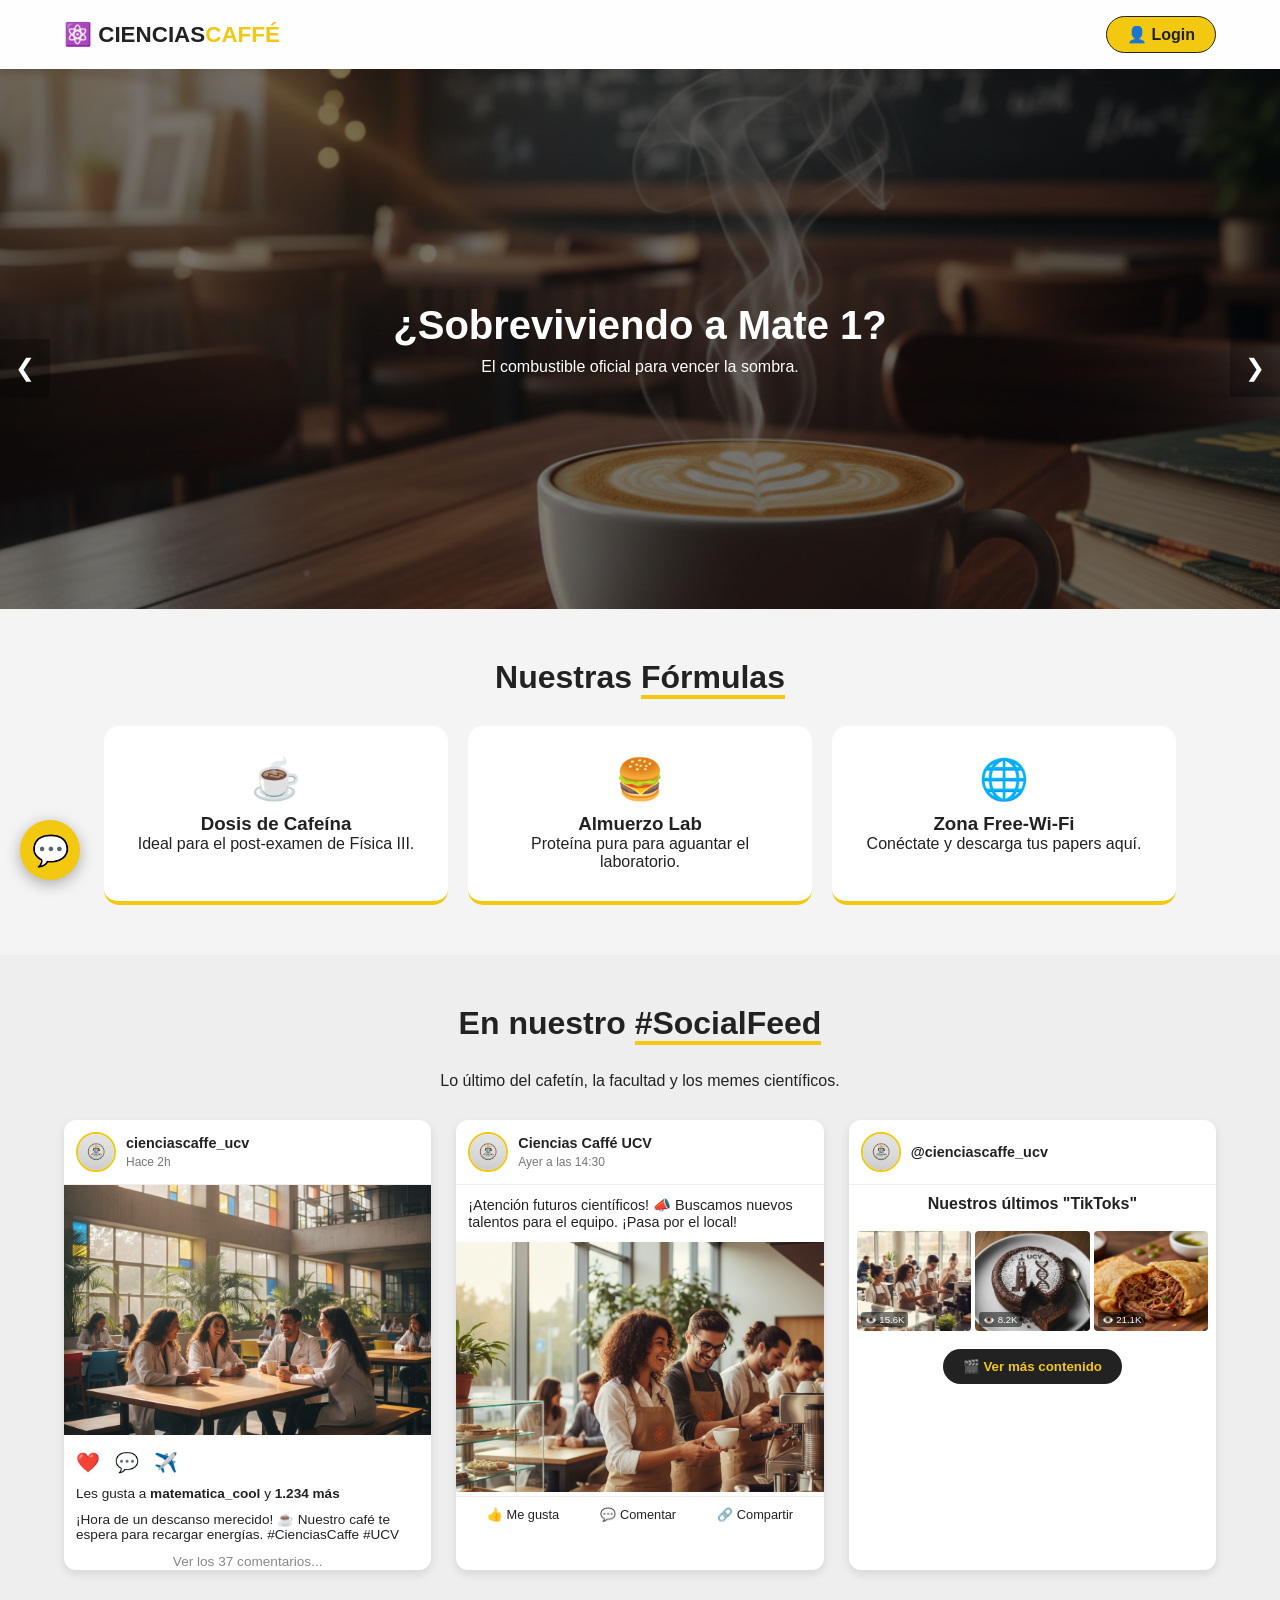
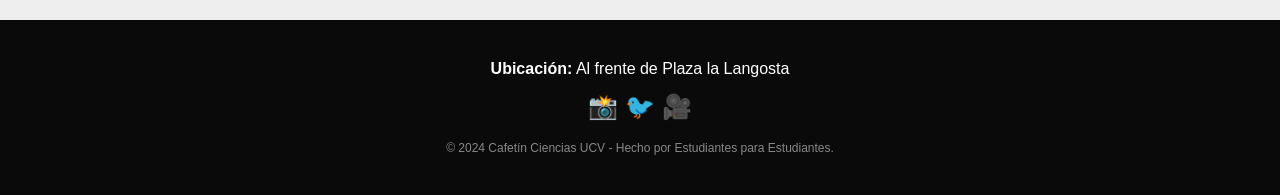
<file: index.html>
<!DOCTYPE html>
<html lang="es">
<head>
    <meta charset="UTF-8">
    <meta name="viewport" content="width=device-width, initial-scale=1.0">
    <title>Ciencias Caffé | UCV</title>
    <link rel="stylesheet" href="css/estilos_extranet.css">
</head>
<body>

    <nav class="navbar">
        <div class="logo">
            <span class="logo-icon">⚛️</span> CIENCIAS<span>CAFFÉ</span>
        </div>
        <a href="login.html" style="text-decoration: none" id="btnLogin" class="boton_login">
            👤 Login
        </a>
    </nav>

    <section class="contenedor_carrusel">
        <div class="desliz_carrusel activo">
            <img src="img/cafe.png" alt="Café 1">
            <div class="carrusel_comentarios">
                <h1>¿Sobreviviendo a Mate 1?</h1>
                <p>El combustible oficial para vencer la sombra.</p>
            </div>
        </div>
        <div class="desliz_carrusel">
            <img src="img/empanada.png" alt="Comida">
            <div class="carrusel_comentarios">
                <h1>Empanadas Nivel "Magna"</h1>
                <p>Las más operadas de toda la facultad.</p>
            </div>
        </div>
        
        <button class="previo" onclick="mueveDesliz(-1)">&#10094;</button>
        <button class="proximo" onclick="mueveDesliz(1)">&#10095;</button>
    </section>

    <main class="contenido">
        <h2 class="titulo_seccion">Nuestras <span>Fórmulas</span></h2>
        <div class="rejilla-menu">
            <div class="tarjeta">
                <div class="tarjeta-icono">☕</div>
                <h3>Dosis de Cafeína</h3>
                <p>Ideal para el post-examen de Física III.</p>
            </div>
            <div class="tarjeta">
                <div class="tarjeta-icono">🍔</div>
                <h3>Almuerzo Lab</h3>
                <p>Proteína pura para aguantar el laboratorio.</p>
            </div>
            <div class="tarjeta">
                <div class="tarjeta-icono">🌐</div>
                <h3>Zona Free-Wi-Fi</h3>
                <p>Conéctate y descarga tus papers aquí.</p>
            </div>
        </div>
    </main>

    <section class="seccion_social">
        <h2 class="titulo_seccion">En nuestro <span>#SocialFeed</span></h2>
        <p>Lo último del cafetín, la facultad y los memes científicos.</p>

        <div class="rejilla_social">
            <div class="tarjeta_social">
                <div class="tarjeta_encabezado">
                    <img src="img/logo_redes.png" alt="CienciasCaffe" class="foto_perfil">
                    <div>
                        <span class="usuario">cienciascaffe_ucv</span><br>
                        <span class="fecha">Hace 2h</span>
                    </div>
                </div>
                <img src="img/post_ig.png" alt="Post de Instagram" class="post_imagen">
                <div class="tarjeta_accion">
                    <span class="emoji_accion">❤️</span>
                    <span class="emoji_accion">💬</span>
                    <span class="emoji_accion">✈️</span>
                </div>
                <div class="likes">Les gusta a <strong>matematica_cool</strong> y <strong>1.234 más</strong></div>
                <p class="comentarios">¡Hora de un descanso merecido! ☕ Nuestro café te espera para recargar energías. #CienciasCaffe #UCV</p>
                <span class="comentarios" style="color: #888; cursor: pointer;">Ver los 37 comentarios...</span>
            </div>

            <div class="tarjeta_social">
                <div class="tarjeta_encabezado">
                    <img src="img/logo_redes.png" alt="CienciasCaffe" class="foto_perfil">
                    <div>
                        <span class="usuario">Ciencias Caffé UCV</span><br>
                        <span class="fecha">Ayer a las 14:30</span>
                    </div>
                </div>
                <p class="post_texto">¡Atención futuros científicos! 📣 Buscamos nuevos talentos para el equipo. ¡Pasa por el local!</p>
                <img src="img/post_fb.png" alt="Post de Facebook" class="post_imagen">
                <div class="tarjeta_accion_fb">
                    <span>👍 Me gusta</span>
                    <span>💬 Comentar</span>
                    <span>🔗 Compartir</span>
                </div>
            </div>

            <div class="tarjeta_social">
                <div class="tarjeta_encabezado">
                    <img src="img/logo_redes.png" alt="CienciasCaffe" class="foto_perfil">
                    <span class="usuario">@cienciascaffe_ucv</span>
                </div>
                <h3 style="padding: 10px; font-size: 1rem;">Nuestros últimos "TikToks"</h3>
                <div class="tiktok_rejilla">
                    <div class="tiktok_post">
                        <img src="img/post_tk1.png" alt="TikTok 1">
                        <span class="tiktok_vistas">👁️ 15.6K</span>
                    </div>
                    <div class="tiktok_post">
                        <img src="img/post_tk2.png" alt="TikTok 2">
                        <span class="tiktok_vistas">👁️ 8.2K</span>
                    </div>
                    <div class="tiktok_post">
                        <img src="img/post_tk3.png" alt="TikTok 3">
                        <span class="tiktok_vistas">👁️ 21.1K</span>
                    </div>
                </div>
                <button class="tiktok_boton">🎬 Ver más contenido</button>
            </div>
        </div>
    </section>

    <footer class="main_footer">
        <div>
            <p><strong>Ubicación:</strong> Al frente de Plaza la Langosta</p>
            <div class="sociales">
                <span>📸</span> <span>🐦</span> <span>🎥</span>
            </div>
        </div>
        <p class="copy">© 2024 Cafetín Ciencias UCV - Hecho por Estudiantes para Estudiantes.</p>
    </footer>

    <div id="btn-chat-flotante" onclick="toggleChat()">💬</div>

    <div id="ventana-chat" class="chat-oculto">
        <div class="chat-header">
            <span>👨🏻‍🍳 Asistente Virtual</span>
            <button onclick="toggleChat()">×</button>
        </div>
        <div id="cuerpo-chat" class="chat-body">
            <p class="msg-bot">¡Hola! Soy el asistente virutal. ¿tiene alguna duda sobre el cafetin? puedes preguntarme la direccion, las tazas que aceptamos, y horarios.</p>
        </div>
        <div class="chat-footer">
            <input type="text" id="input-chat" placeholder="Escribe..." onkeypress="checkEnter(event)">
            <button onclick="enviarMensaje()">🚀</button>
        </div>
    </div>

    <script src="js/funcionalidades.js"></script>
</body>
</html>
</file>
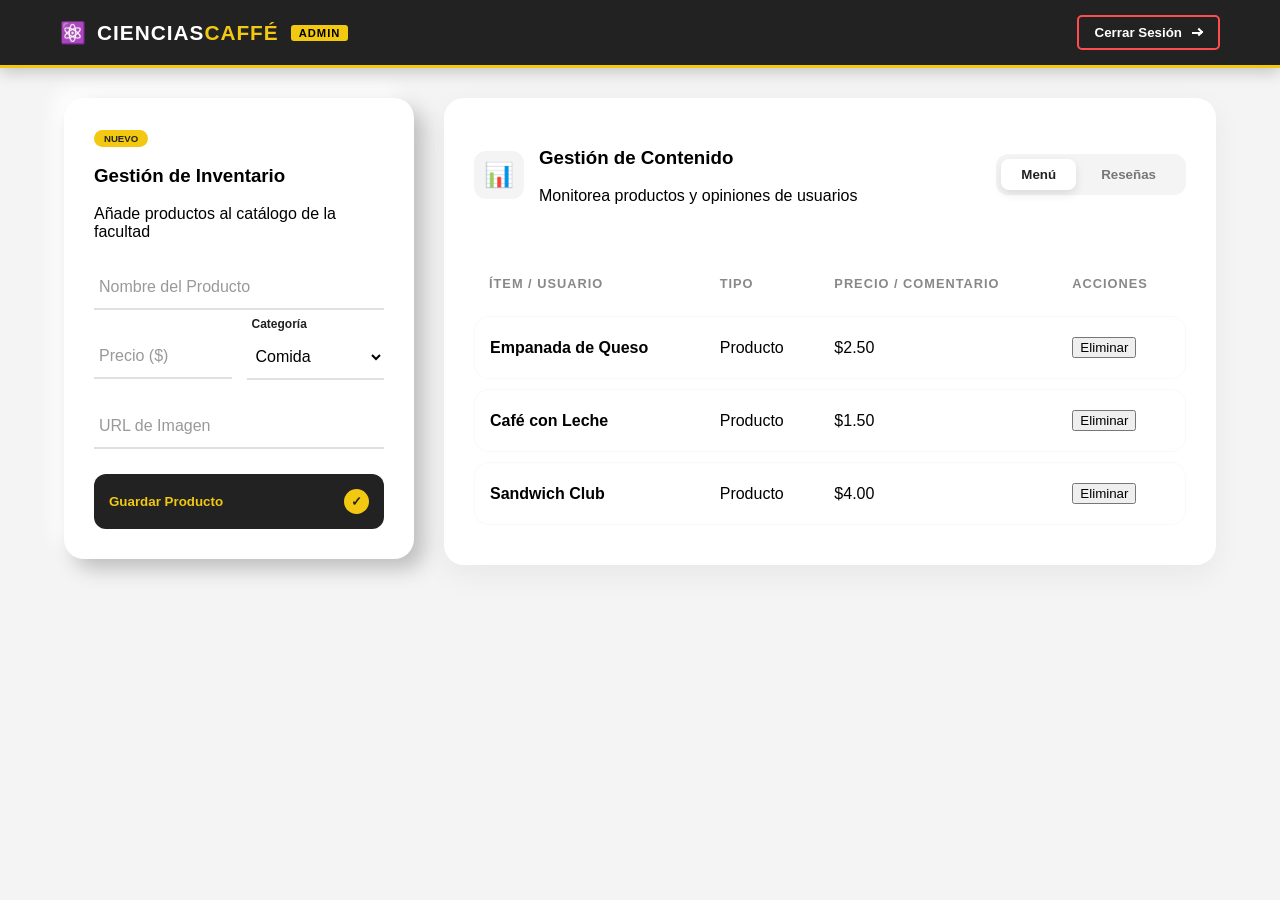
<file: admin_gestion.html>
<!DOCTYPE html>
<html lang="es">
<head>
    <meta charset="UTF-8">
    <meta name="viewport" content="width=device-width, initial-scale=1.0">
    <title>Panel de Administración | Ciencias Caffé</title>
    <link rel="stylesheet" href="css/estilos_admin.css">
</head>
<body>

    <nav class="barra_navegacion">
        <div class="nav_wrapper">
            <div class="logo">
                <span class="icono_atomo">⚛️</span> 
                CIENCIAS<span>CAFFÉ</span> 
                <span class="tag_admin">ADMIN</span>
            </div>
            
            <div class="acciones">
                <button class="btn_logout" onclick="window.location.href='login.html'">
                    Cerrar Sesión
                    <span class="flecha_css"></span>
                </button>
            </div>
        </div>
    </nav>

    <main class="contenedor_admin">
        <section class="tarjeta_admin refactor_formulario">
            <div class="cabecera_formulario">
                <span class="badge_nuevo">NUEVO</span>
                <h3>Gestión de Inventario</h3>
                <p>Añade productos al catálogo de la facultad</p>
            </div>

            <form id="formulario_producto" class="formulario_admin">
                <div class="grupo_entrada_moderno">
                    <input type="text" id="admin_nombre" required placeholder=" ">
                    <label for="admin_nombre">Nombre del Producto</label>
                    <span class="linea_foco"></span>
                </div>

                <div class="fila_doble">
                    <div class="grupo_entrada_moderno">
                        <input type="number" id="admin_precio" step="0.01" required placeholder=" ">
                        <label for="admin_precio">Precio ($)</label>
                        <span class="linea_foco"></span>
                    </div>

                    <div class="grupo_entrada_moderno">
                        <select id="admin_categoria" required>
                            <option value="comida">Comida</option>
                            <option value="bebida">Bebida</option>
                            <option value="snack">Snack</option>
                        </select>
                        <label class="label_fijo">Categoría</label>
                    </div>
                </div>

                <div class="grupo_entrada_moderno">
                    <input type="text" id="admin_url" required placeholder=" ">
                    <label for="admin_url">URL de Imagen</label>
                    <span class="linea_foco"></span>
                </div>

                <button type="submit" class="boton_guardar_moderno">
                    <span>Guardar Producto</span>
                    <div class="icono_guardar">✓</div>
                </button>
            </form>
        </section>

        <section class="tarjeta_admin refactor_tabla">
            <div class="cabecera_gestion">
                <div class="titulo_seccion">
                    <span class="icono_gestion">📊</span>
                    <div>
                        <h3>Gestión de Contenido</h3>
                        <p>Monitorea productos y opiniones de usuarios</p>
                    </div>
                </div>
                
                <div class="pestanas_modernas">
                    <button id="pestana_productos" class="btn_pestana activa" onclick="cambiarVistaAdmin('Producto')">
                        Menú
                    </button>
                    <button id="pestana_resenas" class="btn_pestana" onclick="cambiarVistaAdmin('Reseña')">
                        Reseñas
                    </button>
                    <div class="indicador_pestana"></div>
                </div>
            </div>

            <div class="envoltura_tabla_moderna">
                <table class="tabla_admin_premium">
                    <thead>
                        <tr>
                            <th>Ítem / Usuario</th>
                            <th>Tipo</th>
                            <th>Precio / Comentario</th>
                            <th>Acciones</th>
                        </tr>
                    </thead>
                    <tbody id="cuerpo_items_admin">
                        </tbody>
                </table>
            </div>
        </section>
    </main>

    <script src="js/funcionalidades_admin.js"></script>
</body>
</html>
</file>
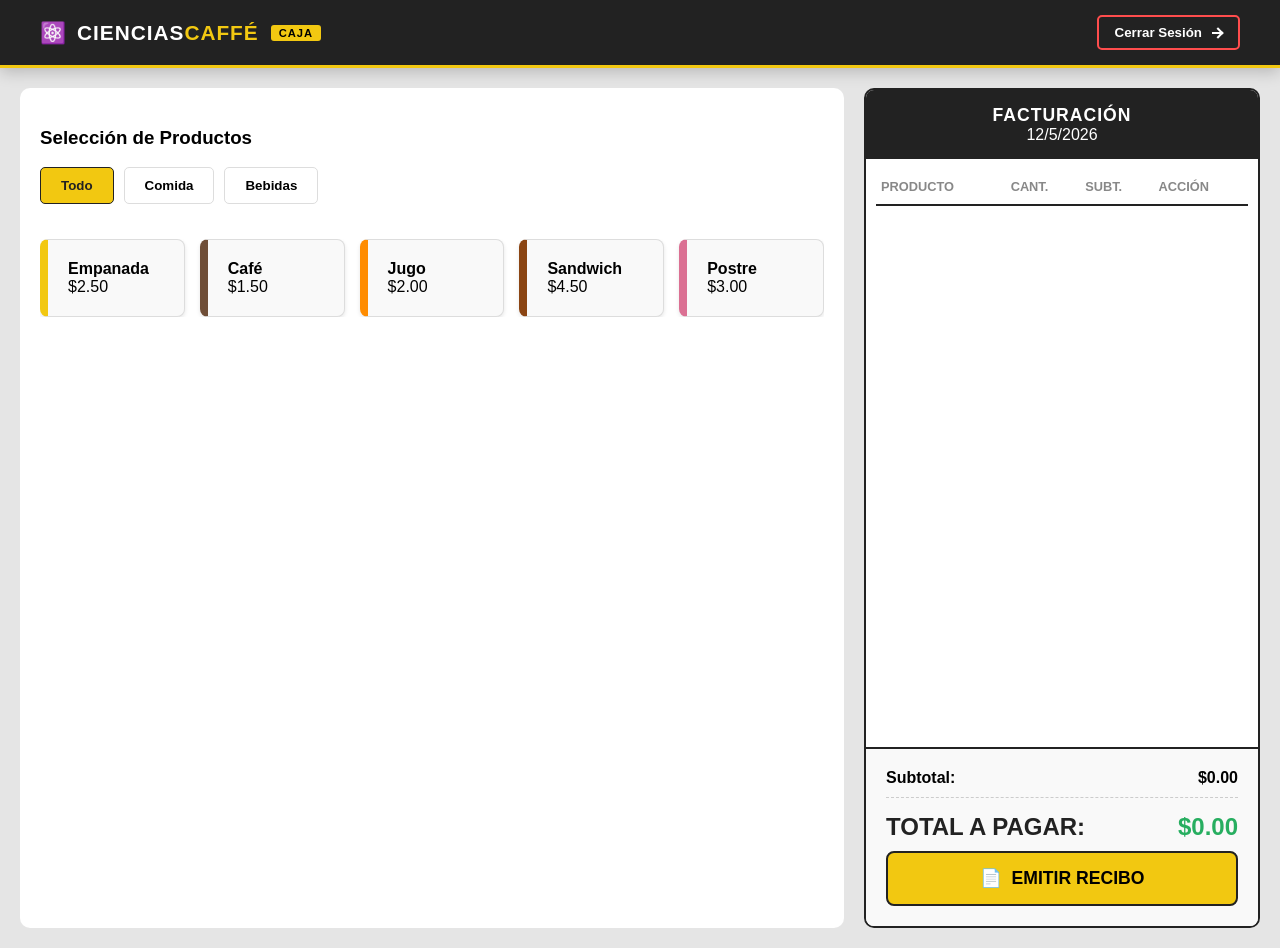
<file: caja_punto_venta.html>
<!DOCTYPE html>
<html lang="es">
<head>
    <meta charset="UTF-8">
    <meta name="viewport" content="width=device-width, initial-scale=1.0">
    <title>Punto de Venta | Staff Ciencias</title>
    <link rel="stylesheet" href="css/estilos_caja.css">
</head>
<body>

    <nav class="barra_navegacion">
        <div class="nav_wrapper">
            <div class="logo">
                <span class="icono_atomo">⚛️</span> 
                CIENCIAS<span>CAFFÉ</span> 
                <span class="tag_admin">CAJA</span>
            </div>
            
            <div class="acciones">
                <button class="btn_logout" onclick="window.location.href='login.html'">
                    Cerrar Sesión
                    <span class="flecha_css"></span>
                </button>
            </div>
        </div>
    </nav>

    <main class="contenedor_pos">
        <section class="area_seleccion">
            <h3>Selección de Productos</h3>
            <div class="pestanas_categorias">
                <button id="pestana_todo" class="pestana activa" onclick="filtrarProductos('todos')">Todo</button>
                <button class="pestana" onclick="filtrarProductos('comida')">Comida</button>
                <button class="pestana" onclick="filtrarProductos('bebida')">Bebidas</button>
            </div>
            <div id="cuadricula_pos" class="cuadricula_pos">
                </div>
        </section>

        <aside class="area_facturacion">
            <div class="cabecera_factura">
                <h3>FACTURACIÓN</h3>
                <span class="fecha_actual" id="fecha_pos"></span>
            </div>

            <div class="contenedor_tabla_factura">
                <table class="tabla_factura">
                    <thead>
                        <tr>
                            <th>Producto</th>
                            <th class="txt_centro">Cant.</th>
                            <th class="txt_derecha">Subt.</th>
                            <th class="txt_centro">Acción</th>
                        </tr>
                    </thead>
                    <tbody id="items_factura">
                        </tbody>
                </table>
            </div>

            <div class="modulo_pago">
                <div class="resumen_detallado">
                    <div class="fila_resumen">
                        <span>Subtotal:</span>
                        <span id="subtotal_pos">$0.00</span>
                    </div>
                    <div class="fila_resumen total">
                        <span>TOTAL A PAGAR:</span>
                        <span id="total_pos">$0.00</span>
                    </div>
                </div>
                
                <button id="boton_emitir" class="boton_emitir" onclick="emitirRecibo()">
                    <span class="icono_recibo">📄</span> EMITIR RECIBO
                </button>
            </div>
        </aside>
    </main>

    <script src="js/funcionalidades_caja.js"></script>
</body>
</html>
</file>
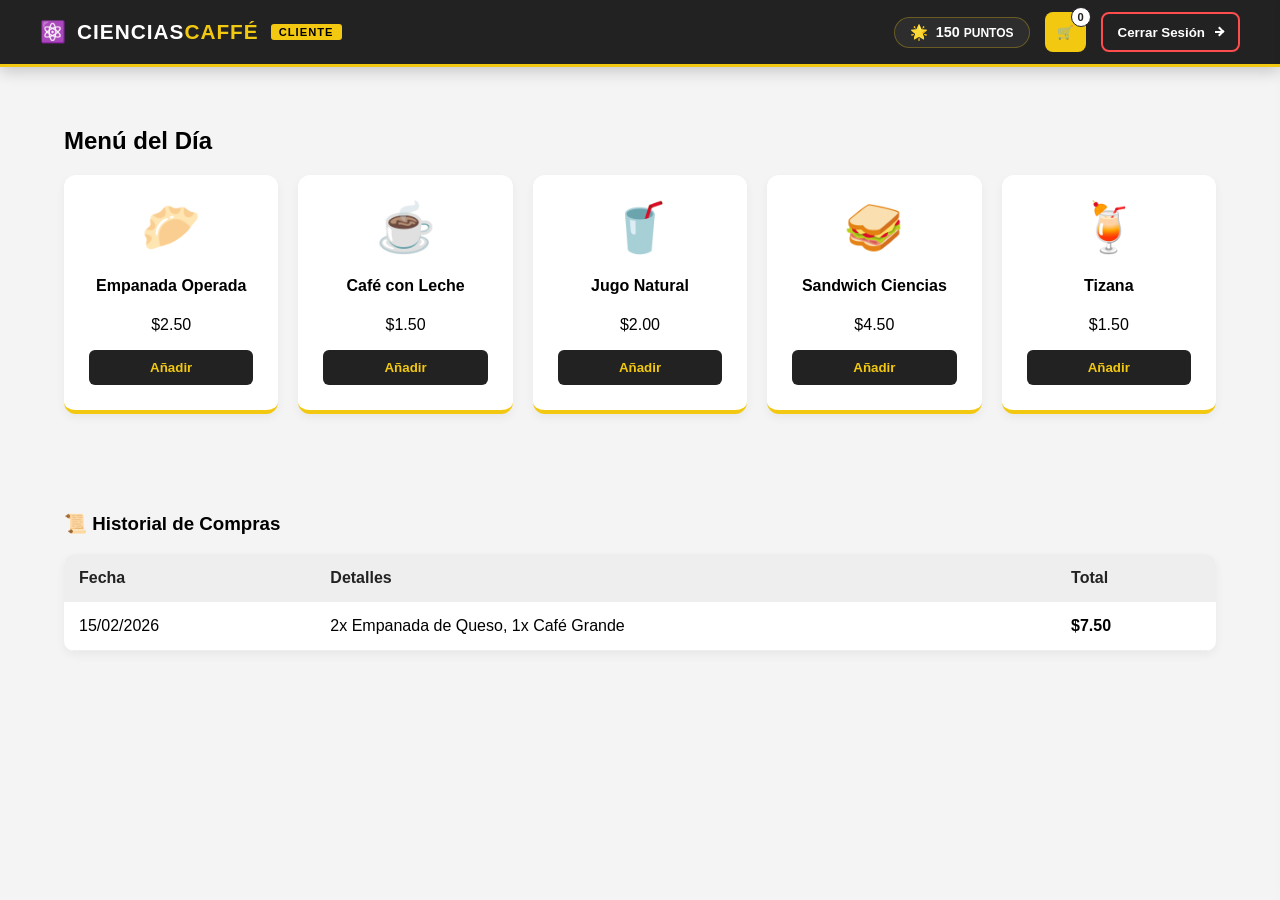
<file: cliente_panel.html>
<!DOCTYPE html>
<html lang="es">
<head>
    <meta charset="UTF-8">
    <meta name="viewport" content="width=device-width, initial-scale=1.0">
    <title>Mi Pedido | Ciencias Caffé</title>
    <link rel="stylesheet" href="css/estilos_cliente.css">
</head>
<body>

    <nav class="barra_navegacion">
        <div class="nav_wrapper">
            <div class="logo">
                <span class="icono_atomo">⚛️</span> 
                CIENCIAS<span>CAFFÉ</span>
                <span class="tag_cliente">CLIENTE</span>
            </div>
            
            <div class="info_usuario">
                <div class="contenedor_puntos">
                    <span class="emoji_puntos">🌟</span>
                    <span id="puntos_lealtad">150 <small>PUNTOS</small></span>
                </div>

                <button class="btn_carrito_flotante" onclick="toggleCarrito()">
                    🛒 <span id="conteo_flotante">0</span>
                </button>
                
                <button class="btn_logout" onclick="window.location.href='login.html'">
                    Cerrar Sesión
                    <span class="flecha_css"></span>                    
                </button>
            </div>
        </div>
    </nav>

    <main class="contenedor">
        <section class="catalogo">
            <h2>Menú del Día</h2>
            <div id="cuadricula_productos" class="cuadricula_productos"></div>
        </section>
    </main>

    <div id="carrito_overlay" class="carrito_overlay" onclick="toggleCarrito()"></div>
    <aside id="carrito_drawer" class="carrito_drawer">
        <div class="cabecera_drawer">
            <h3>🛒 Mi Carrito (<span id="conteo_carrito">0</span>)</h3>
            <button class="btn_cerrar" onclick="toggleCarrito()">×</button>
        </div>
        
        <div class="cuerpo_drawer">
            <div id="items_carrito" class="items_carrito">
                </div>
        </div>

        <div class="pie_drawer">
            <div class="fila_total">
                <span>Total a Pagar:</span>
                <span id="total_carrito">$0.00</span>
            </div>
            <div class="acciones_drawer">
                <button class="boton_limpiar" onclick="vaciarCarrito()">Vaciar Carrito</button>
                <button id="boton_finalizar" class="boton_pago" onclick="finalizarPedido()">
                    FINALIZAR PEDIDO
                </button>
            </div>
        </div>
    </aside>

    <section class="seccion_historial">
        <h3>📜 Historial de Compras</h3>
        <table class="tabla_historial">
            <thead>
                <tr>
                    <th>Fecha</th>
                    <th>Detalles</th>
                    <th>Total</th>
                </tr>
            </thead>
            <tbody id="cuerpo_historial">
                </tbody>
        </table>
    </section>

    <script src="js/funcionalidades_cliente.js"></script>
</body>
</html>
</file>
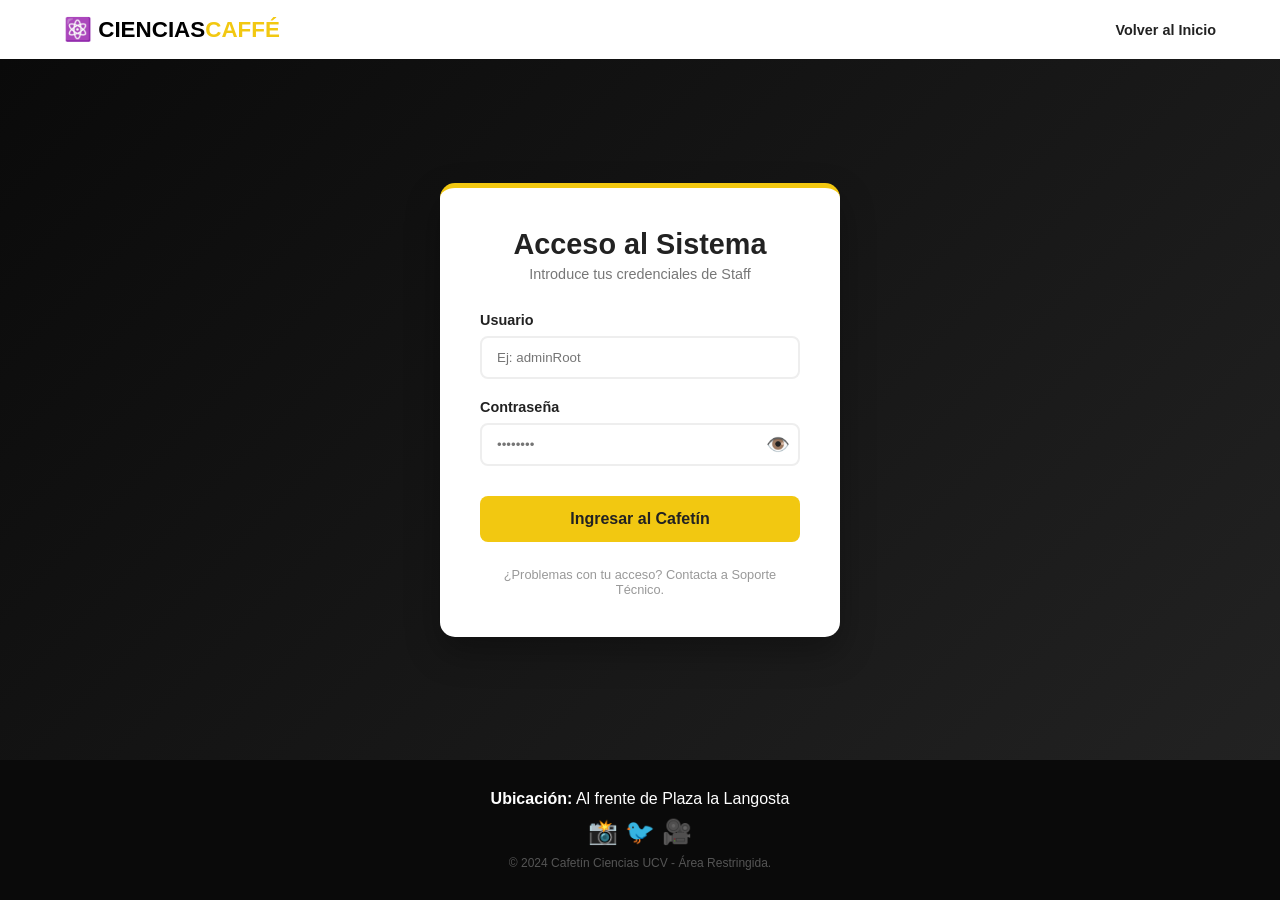
<file: login.html>
<!DOCTYPE html>
<html lang="es">
<head>
    <meta charset="UTF-8">
    <meta name="viewport" content="width=device-width, initial-scale=1.0">
    <title>Login Staff | Ciencias Caffé</title>
    <link rel="stylesheet" href="css/estilos_login.css">
</head>
<body>

    <nav class="navbar">
        <div class="logo">
            <a href="index.html" style="text-decoration: none; color: inherit;">
                <span class="logo-icon">⚛️</span> CIENCIAS<span>CAFFÉ</span>
            </a>
        </div>
        <a href="index.html" class="boton_volver">Volver al Inicio</a>
    </nav>

    <main class="contenedor_login">
        <div class="rejilla_login">
            <div class="login_cabezera">
                <h2>Acceso al Sistema</h2>
                <p>Introduce tus credenciales de Staff</p>
            </div>

            <form id="login_Formulario">
                <div class="grupo_input">
                    <label for="username">Usuario</label>
                    <input type="text" id="usuario" placeholder="Ej: adminRoot" required>
                </div>

                <div class="grupo_input">
                    <label for="password">Contraseña</label>
                    <div class="clave">
                        <input type="password" id="clave" placeholder="••••••••" required>
                        <button type="button" id="suicheClave" class="clave_suiche">👁️</button>
                    </div>
                </div>

                <div id="error_mensaje" class="mensaje_error"></div>

                <button type="submit" class="boton_login">Ingresar al Cafetín</button>
            </form>
            
            <div class="login_footer_texto">
                <p>¿Problemas con tu acceso? Contacta a Soporte Técnico.</p>
            </div>
        </div>
    </main>

    <footer class="main_footer">
        <div class="footer-info">
            <p><strong>Ubicación:</strong> Al frente de Plaza la Langosta</p>
            <div class="sociales">
                <span>📸</span> <span>🐦</span> <span>🎥</span>
            </div>
        </div>
        <p class="copy">© 2024 Cafetín Ciencias UCV - Área Restringida.</p>
    </footer>

    <script src="js/funcionalidades_login.js"></script>
</body>
</html>
</file>
<file: css/estilos_extranet.css>
/* --- TU CSS ORIGINAL (SIN CAMBIOS) --- */
:root {
    --primary: #f2c811;
    --secondary: #222222;
    --dark: #0a0a0a;
    --light: #ffffff;
    --bg-light: #f4f4f4;
    --glass: rgba(255, 255, 255, 0.9);
}

* { margin: 0; padding: 0; box-sizing: border-box; font-family: -apple-system, BlinkMacSystemFont, "Segoe UI", Roboto, Arial, sans-serif; }
body { background-color: var(--bg-light); color: var(--secondary); }

.navbar { display: flex; justify-content: space-between; align-items: center; padding: 1rem 5%; background: var(--glass); position: sticky; top: 0; z-index: 1000; box-shadow: 0 2px 10px rgba(0,0,0,0.1); }
.logo { font-size: 1.4rem; font-weight: 800; }
.logo span { color: var(--primary); }
.boton_login { background: var(--primary); color: var(--secondary); border: 1px solid var(--secondary); padding: 8px 20px; border-radius: 20px; font-weight: bold; cursor: pointer; transition: 0.5s; }
.boton_login:hover { background: var(--secondary); color: var(--primary); }

.contenedor_carrusel { position: relative; height: 60vh; overflow: hidden; background: #000; }
.desliz_carrusel { position: absolute; width: 100%; height: 100%; opacity: 0; transition: opacity 0.8s ease; }
.desliz_carrusel.activo { opacity: 1; }
.desliz_carrusel img { width: 100%; height: 100%; object-fit: cover; filter: brightness(50%); }
.carrusel_comentarios { position: absolute; top: 50%; left: 50%; transform: translate(-50%, -50%); text-align: center; color: white; }
.carrusel_comentarios h1 { font-size: 2.5rem; margin-bottom: 10px; }

.previo, .proximo { position: absolute; top: 50%; background: rgba(0,0,0,0.3); color: white; border: none; padding: 15px; cursor: pointer; font-size: 1.5rem; z-index: 10; }
.proximo { right: 0; }

.contenido { padding: 50px 5%; max-width: 1200px; margin: 0 auto; }
.titulo_seccion { text-align: center; margin-bottom: 30px; font-size: 2rem; }
.titulo_seccion span { border-bottom: 4px solid var(--primary); }

.rejilla-menu { display: grid; grid-template-columns: repeat(auto-fit, minmax(250px, 1fr)); gap: 20px; }
.tarjeta { background: white; padding: 30px; border-radius: 15px; text-align: center; border-bottom: 4px solid var(--primary); transition: 0.3s; }
.tarjeta:hover { transform: translateY(-5px); }
.tarjeta-icono { font-size: 2.5rem; margin-bottom: 10px; }

.seccion_social { padding: 50px 5%; background: #eee; text-align: center; }
.rejilla_social { display: grid; grid-template-columns: repeat(auto-fit, minmax(300px, 1fr)); gap: 25px; margin-top: 30px; }
.tarjeta_social { background: white; border-radius: 12px; overflow: hidden; box-shadow: 0 4px 10px rgba(0,0,0,0.1); }
.tarjeta_encabezado { display: flex; align-items: center; padding: 12px; border-bottom: 1px solid #eee; text-align: left; }
.foto_perfil { width: 40px; height: 40px; border-radius: 50%; margin-right: 10px; border: 2px solid var(--primary); }
.usuario { font-weight: bold; font-size: 0.9rem; }
.fecha { font-size: 0.75rem; color: #777; }

.post_imagen { width: 100%; height: 250px; object-fit: cover; }
.tarjeta_accion { display: flex; gap: 15px; padding: 12px; font-size: 1.2rem; }
.emoji_accion { cursor: pointer; }
.likes, .comentarios { padding: 0 12px 10px; text-align: left; font-size: 0.85rem; }
.post_texto { padding: 12px; text-align: left; font-size: 0.9rem; }
.tarjeta_accion_fb { display: flex; justify-content: space-around; padding: 10px; border-top: 1px solid #eee; font-size: 0.8rem; }

.tiktok_rejilla { display: grid; grid-template-columns: 1fr 1fr 1fr; gap: 4px; padding: 8px; }
.tiktok_post { position: relative; height: 100px; }
.tiktok_post img { width: 100%; height: 100%; object-fit: cover; border-radius: 4px; }
.tiktok_vistas { position: absolute; bottom: 4px; left: 4px; color: white; font-size: 0.6rem; background: rgba(0,0,0,0.5); padding: 2px 4px; border-radius: 3px; }
.tiktok_boton { background: var(--secondary); color: var(--primary); border: none; padding: 10px 20px; border-radius: 20px; font-weight: bold; cursor: pointer; margin: 10px 0; }

.main_footer { background: var(--dark); color: white; padding: 40px 5%; text-align: center; }
.sociales { font-size: 1.5rem; margin: 15px 0; }
.copy { font-size: 0.75rem; color: #888; margin-top: 20px; }

@media (max-width: 600px) {
    .carrusel_comentarios h1 { font-size: 1.8rem; }
    .rejilla_social { grid-template-columns: 1fr; }
}

/* --- NUEVOS ESTILOS PARA EL CHAT --- */
#btn-chat-flotante {
    position: fixed; bottom: 20px; left: 20px;
    width: 60px; height: 60px; background: var(--primary);
    border-radius: 50%; display: flex; justify-content: center; align-items: center;
    font-size: 30px; cursor: pointer; box-shadow: 0 4px 15px rgba(0,0,0,0.3); z-index: 2000;
}

#ventana-chat {
    position: fixed; bottom: 90px; left: 20px;
    width: 300px; height: 400px; background: white;
    border-radius: 15px; box-shadow: 0 5px 25px rgba(0,0,0,0.2);
    display: flex; flex-direction: column; z-index: 2000; overflow: hidden;
}

.chat-oculto { display: none !important; }
.chat-header { background: var(--secondary); color: var(--primary); padding: 12px; display: flex; justify-content: space-between; }
.chat-header button { background: none; border: none; color: white; cursor: pointer; font-size: 1.2rem; }
.chat-body { flex: 1; padding: 15px; overflow-y: auto; display: flex; flex-direction: column; gap: 10px; background: #fefefe; }
.msg-bot { background: #eee; align-self: flex-start; padding: 8px; border-radius: 10px; font-size: 0.8rem; max-width: 85%; }
.msg-user { background: var(--primary); align-self: flex-end; padding: 8px; border-radius: 10px; font-size: 0.8rem; max-width: 85%; }
.chat-footer { padding: 10px; display: flex; gap: 5px; border-top: 1px solid #eee; }
#input-chat { flex: 1; padding: 8px; border: 1px solid #ddd; border-radius: 5px; outline: none; }
.chat-footer button { background: var(--secondary); color: var(--primary); border: none; padding: 5px 10px; border-radius: 5px; cursor: pointer; }
</file>
<file: css/estilos_admin.css>
:root{
    --primary: #f2c811;
    --dark: #222;
    --danger: #ff4d4d;
    --bg: #f4f4f4;
    --white: #ffffff;
    --gray-light: #e0e0e0;
    --text-muted: #888;
}

*, *::before, *::after {
    box-sizing: border-box;
}

body{
    font-family: 'Segoe UI', sans-serif;
    background: var(--bg);
    margin: 0;
}

.barra_navegacion {
    background: var(--dark);
    padding: 15px 0;
    border-bottom: 3px solid var(--primary);
    box-shadow: 0 4px 15px rgba(0,0,0,0.2);

    width: 100%;
    position: relative;
    left: 0;
}

.nav_wrapper {
    display: flex;
    justify-content: space-between;
    align-items: center;
    max-width: 1200px;
    margin: 0 auto;
    padding: 0 20px;
}

.logo {
    color: #fff;
    font-weight: 700;
    font-size: 1.3rem;
    display: flex;
    align-items: center;
    letter-spacing: 1px;
}

.logo span {
    color: var(--primary);
}

.icono_atomo {
    display: inline-block;
    margin-right: 10px;
    transition: transform 0.6s cubic-bezier(0.4, 0, 0.2, 1);
}

.logo:hover .icono_atomo {
    transform: rotate(180deg);
}

.tag_admin {
    font-size: 0.7rem;
    color: black !important;
    background: var(--primary);
    padding: 2px 8px;
    border-radius: 3px;
    margin-left: 12px;
    font-weight: 800;
}

.btn_logout {
    background: transparent;
    color: #fff;
    border: 2px solid var(--danger);
    padding: 8px 16px;
    border-radius: 5px;
    cursor: pointer;
    font-weight: 600;
    display: flex;
    align-items: center;
    gap: 10px;
    transition: all 0.3s ease;
}

.btn_logout:hover {
    background: var(--danger);
    color: white;
    transform: scale(1.05);
}

.flecha_css {
    width: 10px;
    height: 2px;
    background: currentColor;
    position: relative;
    display: inline-block;
}

.flecha_css::after {
    content: '';
    position: absolute;
    right: 0;
    top: -3px;
    width: 6px;
    height: 6px;
    border-right: 2px solid currentColor;
    border-top: 2px solid currentColor;
    transform: rotate(45deg);
}

.contenedor_admin{
    padding: 30px 5%;
    display: grid;
    grid-template-columns: 350px 1fr;
    gap: 30px;
}

.refactor_formulario {
    background: var(--white);
    padding: 30px;
    border-radius: 20px;
    box-shadow: 10px 10px 20px #bebebe, -10px -10px 20px #ffffff;
    height: fit-content;
}

.cabecera_formulario {
    margin-bottom: 25px;
}

.badge_nuevo {
    background: var(--primary);
    font-size: 0.6rem;
    padding: 3px 10px;
    border-radius: 10px;
    font-weight: 900;
    color: var(--dark);
}

.grupo_entrada_moderno {
    position: relative;
    margin-bottom: 25px;
}

.grupo_entrada_moderno input, 
.grupo_entrada_moderno select {
    width: 100%;
    padding: 12px 5px;
    border: none;
    border-bottom: 2px solid var(--gray-light);
    background: transparent;
    outline: none;
    font-size: 1rem;
    transition: 0.3s;
}

.grupo_entrada_moderno label {
    position: absolute;
    left: 5px;
    top: 12px;
    color: #999;
    pointer-events: none;
    transition: 0.3s;
}

.grupo_entrada_moderno input:focus ~ label,
.grupo_entrada_moderno input:not(:placeholder-shown) ~ label,
.grupo_entrada_moderno select ~ label {
    top: -18px;
    font-size: 0.75rem;
    color: var(--dark);
    font-weight: bold;
}

.linea_foco {
    position: absolute;
    bottom: 0;
    left: 50%;
    width: 0;
    height: 2px;
    background: var(--primary);
    transition: 0.4s;
}

.grupo_entrada_moderno input:focus ~ .linea_foco {
    width: 100%;
    left: 0;
}

.fila_doble {
    display: grid;
    grid-template-columns: 1fr 1fr;
    gap: 15px;
}

.boton_guardar_moderno {
    width: 100%;
    background: var(--dark);
    color: var(--white);
    border: none;
    padding: 15px;
    border-radius: 12px;
    cursor: pointer;
    font-weight: bold;
    display: flex;
    justify-content: space-between;
    align-items: center;
    transition: 0.3s;
}

.boton_guardar_moderno:hover {
    background: #000;
    transform: translateY(-2px);
    box-shadow: 0 5px 15px rgba(0,0,0,0.2);
}

.boton_guardar_moderno span {
    color: var(--primary);
}

.icono_guardar {
    background: var(--primary);
    color: var(--dark);
    width: 25px;
    height: 25px;
    border-radius: 50%;
    display: flex;
    align-items: center;
    justify-content: center;
}

.refactor_tabla {
    background: var(--white);
    padding: 30px;
    border-radius: 20px;
    box-shadow: 0 10px 30px rgba(0,0,0,0.05);
}

.cabecera_gestion {
    display: flex;
    justify-content: space-between;
    align-items: center;
    margin-bottom: 30px;
}

.titulo_seccion {
    display: flex;
    gap: 15px;
    align-items: center;
}

.icono_gestion {
    font-size: 1.5rem;
    background: var(--bg);
    padding: 10px;
    border-radius: 12px;
}

.pestanas_modernas {
    background: var(--bg);
    padding: 5px;
    border-radius: 12px;
    display: flex;
    gap: 5px;
    position: relative;
}

.btn_pestana {
    border: none;
    background: transparent;
    padding: 8px 20px;
    font-weight: 700;
    cursor: pointer;
    color: #777;
    border-radius: 8px;
    transition: 0.3s;
    z-index: 1;
}

.btn_pestana.activa {
    background: var(--white);
    color: var(--dark);
    box-shadow: 0 4px 10px rgba(0,0,0,0.1);
}

.envoltura_tabla_moderna {
    overflow-x: auto;
}

.tabla_admin_premium {
    width: 100%;
    border-collapse: separate;
    border-spacing: 0 10px;
}

.tabla_admin_premium th {
    padding: 15px;
    color: var(--text-muted);
    font-size: 0.8rem;
    text-transform: uppercase;
    letter-spacing: 1px;
    text-align: left;
}

.tabla_admin_premium tbody tr {
    background: var(--white);
    transition: 0.3s;
}

.tabla_admin_premium td {
    padding: 20px 15px;
    border-top: 1px solid #f9f9f9;
    border-bottom: 1px solid #f9f9f9;
}

.tabla_admin_premium td:first-child {
    border-left: 1px solid #f9f9f9;
    border-radius: 15px 0 0 15px;
    font-weight: bold;
}

.tabla_admin_premium td:last-child {
    border-right: 1px solid #f9f9f9;
    border-radius: 0 15px 15px 0;
}

.tabla_admin_premium tbody tr:hover {
    transform: scale(1.01);
    box-shadow: 0 5px 15px rgba(0,0,0,0.05);
}

.btn_eliminar_tabla {
    background: #fff0f0;
    color: var(--danger);
    border: none;
    padding: 8px 15px;
    border-radius: 8px;
    cursor: pointer;
    font-weight: bold;
    transition: 0.2s;
}

.btn_eliminar_tabla:hover {
    background: var(--danger);
    color: white;
}


@media (max-width: 1100px){
    .contenedor_admin{
        grid-template-columns: 1fr;
    }
}

@media (max-width: 768px){
    .nav_wrapper {
        padding: 0 15px;
    }

    .logo {
        font-size: 1.1rem;
    }

    .tag_admin {
        display: none;
    }

    .btn_logout {
        padding: 6px 12px;
        font-size: 0.85rem;
    }

    .contenedor_admin {
        padding-left: 16px;
        padding-right: 16px;
    }

    .refactor_formulario, 
    .refactor_tabla {
        padding: 20px;
    }

    .cabecera_gestion {
        flex-direction: column;
        align-items: flex-start;
        gap: 15px;
    }

    .pestanas_modernas {
        width: 100%;
        justify-content: space-between;
    }

    .btn_pestana {
        flex: 1;
        text-align: center;
        padding: 8px 10px;
    }

    .tabla_admin_premium th {
        font-size: 0.7rem;
        padding: 10px;
    }

    .tabla_admin_premium td {
        padding: 12px 10px;
        font-size: 0.9rem;
    }
}

@media (max-width: 480px){
    .fila_doble {
        grid-template-columns: 1fr;
    }
    
    .tag_admin {
        display: none;
    }
}

@media (max-width: 480px){
    .nav_wrapper {
        max-width: 100%;
    }
}
</file>
<file: css/estilos_caja.css>
:root{
    --primary: #f2c811;
    --dark: #222;
    --danger: #ff4d4d;
    --bg: #e5e5e5;
    --white: #ffffff;
    --text-muted: #888;
}

body{ 
    font-family: 'Segoe UI', sans-serif; 
    background: var(--bg); 
    margin: 0; 
}

.barra_navegacion {
    background: var(--dark);
    padding: 15px 0;
    border-bottom: 3px solid var(--primary);
    box-shadow: 0 4px 15px rgba(0,0,0,0.2);
}

.nav_wrapper {
    display: flex;
    justify-content: space-between;
    align-items: center;
    max-width: 1200px;
    margin: 0 auto;
    padding: 0 20px;
}

.logo {
    color: #fff;
    font-weight: 700;
    font-size: 1.3rem;
    display: flex;
    align-items: center;
    letter-spacing: 1px;
}

.logo span {
    color: var(--primary);
}

.icono_atomo {
    display: inline-block;
    margin-right: 10px;
    transition: transform 0.6s ease;
}

.logo:hover .icono_atomo {
    transform: rotate(180deg);
}

.tag_admin {
    font-size: 0.7rem;
    color: black !important;
    background: var(--primary);
    padding: 2px 8px;
    border-radius: 3px;
    margin-left: 12px;
    font-weight: 800;
}

.btn_logout {
    background: transparent;
    color: #fff;
    border: 2px solid var(--danger);
    padding: 8px 16px;
    border-radius: 5px;
    cursor: pointer;
    font-weight: 600;
    display: flex;
    align-items: center;
    gap: 10px;
    transition: all 0.3s ease;
}

.btn_logout:hover {
    background: var(--danger);
    color: white;
    transform: scale(1.05);
}

.flecha_css {
    width: 10px;
    height: 2px;
    background: currentColor;
    position: relative;
    display: inline-block;
}

.flecha_css::after {
    content: '';
    position: absolute;
    right: 0;
    top: -3px;
    width: 6px;
    height: 6px;
    border-right: 2px solid currentColor;
    border-top: 2px solid currentColor;
    transform: rotate(45deg);
}

.contenedor_pos{ 
    display: flex; 
    height: calc(100vh - 60px); 
    padding: 20px; 
    gap: 20px; 
}

.area_seleccion{ 
    flex: 2; 
    background: white; 
    border-radius: 10px; 
    padding: 20px; 
    display: flex;
    flex-direction: column;
}

.pestanas_categorias{
    margin-bottom: 15px;
    display: flex;
    gap: 10px;
}

.pestana{
    padding: 10px 20px;
    border: 1px solid #ddd;
    background: white;
    border-radius: 5px;
    cursor: pointer;
    font-weight: bold;
    transition: 0.3s;
}

.pestana.activa{
    background: var(--primary);
    border-color: var(--dark);
    color: var(--dark);
}

.cuadricula_pos{ 
    display: grid; 
    grid-template-columns: repeat(auto-fill, minmax(140px, 1fr)); 
    gap: 15px; 
    margin-top: 20px;
    overflow-y: auto;
}

.boton_pos{
    background: #f9f9f9; 
    padding: 20px; 
    border-radius: 8px; 
    cursor: pointer;
    display: flex; 
    flex-direction: column; 
    box-shadow: 0 2px 4px rgba(0,0,0,0.1);
    transition: 0.2s;
    border: 1px solid #ddd;
}

.boton_pos:active{ 
    transform: scale(0.95); 
    background: #eee; 
}

.area_facturacion{ 
    flex: 1; 
    background: #fff; 
    border-radius: 10px; 
    display: flex; 
    flex-direction: column; 
    border: 2px solid var(--dark); 
    overflow: hidden;
}

.cabecera_factura {
    background: var(--dark);
    color: white;
    padding: 15px;
    text-align: center;
}

.cabecera_factura h3 {
    margin: 0;
    font-size: 1.1rem;
    text-transform: uppercase;
    letter-spacing: 1px;
}

.contenedor_tabla_factura{ 
    flex: 1; 
    overflow-y: auto; 
    padding: 10px;
}

.tabla_factura{ 
    width: 100%; 
    border-collapse: collapse; 
}

.tabla_factura th{ 
    text-align: left; 
    font-size: 0.8rem;
    color: var(--text-muted);
    text-transform: uppercase;
    padding: 10px 5px;
    border-bottom: 2px solid var(--dark);
    position: sticky;
    top: 0;
    background: white;
}

.tabla_factura td{ 
    padding: 12px 5px; 
    border-bottom: 1px solid #eee;
    font-size: 0.9rem;
}

.txt_centro { text-align: center; }
.txt_derecha { text-align: right; }

.boton_eliminar_item{
    background: #ff4d4d;
    color: white;
    border: none;
    border-radius: 4px;
    padding: 2px 8px;
    cursor: pointer;
    font-size: 0.8rem;
    font-weight: bold;
    transition: 0.2s;
}

.boton_eliminar_item:hover{
    background: #cc0000;
}

.modulo_pago {
    background: #f9f9f9;
    padding: 20px;
    border-top: 2px solid var(--dark);
}

.fila_resumen{ 
    display: flex; 
    justify-content: space-between; 
    font-size: 1rem; 
    font-weight: 600; 
    margin-bottom: 10px; 
}

.fila_resumen.total{ 
    color: var(--dark); 
    font-size: 1.5rem;
    border-top: 1px dashed #ccc;
    padding-top: 15px;
    margin-top: 10px;
}

.fila_resumen.total #total_pos {
    color: #27ae60;
    font-weight: 800;
}

.boton_emitir{
    width: 100%; 
    background: var(--primary); 
    border: 2px solid var(--dark); 
    padding: 15px;
    font-size: 1.1rem; 
    font-weight: bold; 
    cursor: pointer; 
    border-radius: 8px;
    display: flex;
    justify-content: center;
    align-items: center;
    gap: 10px;
    transition: 0.2s;
}

.boton_emitir:hover{ 
    background: var(--dark);
    color: var(--primary);
}

@media (max-width: 1100px){
    .contenedor_pos{
        flex-direction: column;
        height: auto;
    }
    
    .area_facturacion {
        height: 500px;
    }
}
</file>
<file: css/estilos_cliente.css>
:root {
    --primary: #f2c811;
    --secondary: #222222;
    --dark: #222;
    --danger: #ff4d4d;    
    --light: #ffffff;
    --gray: #f4f4f4;
}

body { 
    font-family: 'Segoe UI', Tahoma, Geneva, Verdana, sans-serif; 
    background: var(--gray); 
    margin: 0; 
}

/* --- BARRA DE NAVEGACIÓN --- */
.barra_navegacion {
    background: var(--dark);
    padding: 12px 0;
    border-bottom: 3px solid var(--primary);
    box-shadow: 0 4px 15px rgba(0,0,0,0.2);
    position: sticky;
    top: 0;
    z-index: 1000;
}

.nav_wrapper {
    display: flex;
    justify-content: space-between;
    align-items: center;
    max-width: 1200px;
    margin: 0 auto;
    padding: 0 20px;
}

/* Logo y Atomo */
.logo {
    color: #fff;
    font-weight: 700;
    font-size: 1.3rem;
    display: flex;
    align-items: center;
    letter-spacing: 1px;
}

.logo span {
    color: var(--primary);
}

.icono_atomo {
    margin-right: 10px;
    display: inline-block;
    transition: transform 0.6s cubic-bezier(0.4, 0, 0.2, 1);
}

.logo:hover .icono_atomo {
    transform: rotate(180deg);
}

.tag_cliente {
    font-size: 0.7rem;
    color: black !important;
    background: var(--primary);
    padding: 2px 8px;
    border-radius: 3px;
    margin-left: 12px;
    font-weight: 800;
    text-transform: uppercase;
}

/* Sección de Usuario y Puntos */
.info_usuario {
    display: flex;
    align-items: center;
    gap: 15px;
    flex-wrap: nowrap; /* Corrección: Todo en una línea */
}

.contenedor_puntos {
    background: rgba(255, 255, 255, 0.05);
    padding: 6px 15px;
    border-radius: 50px;
    border: 1px solid rgba(242, 200, 17, 0.3);
    display: flex;
    align-items: center;
    gap: 8px;
    color: white;
    font-weight: 600;
    font-size: 0.9rem;
}

/* --- BOTONES DEL NAV --- */
.btn_carrito_flotante {
    background: var(--primary);
    border: none;
    padding: 8px 12px;
    border-radius: 8px;
    cursor: pointer;
    position: relative;
    height: 40px;
    display: flex;
    align-items: center;
    transition: 0.3s ease;
}

.btn_carrito_flotante:hover {
    transform: scale(1.05);
    box-shadow: 0 0 10px rgba(242, 200, 17, 0.4);
}

#conteo_flotante {
    position: absolute;
    top: -5px;
    right: -5px;
    background: white;
    color: var(--dark);
    font-size: 0.7rem;
    min-width: 18px;
    height: 18px;
    border-radius: 50%;
    display: flex;
    justify-content: center;
    align-items: center;
    font-weight: 800;
    border: 1px solid var(--dark);
}

.btn_logout {
    background: transparent;
    color: #fff;
    border: 2px solid var(--danger);
    padding: 0 15px;
    border-radius: 8px;
    cursor: pointer;
    font-weight: 600;
    height: 40px;
    display: flex;
    align-items: center;
    gap: 10px;
    white-space: nowrap;
    transition: 0.3s;
}

.btn_logout:hover {
    background: var(--danger);
}

.flecha_css {
    width: 8px;
    height: 2px;
    background: currentColor;
    position: relative;
    display: inline-block;
}

.flecha_css::after {
    content: '';
    position: absolute;
    right: 0;
    top: -3px;
    width: 5px;
    height: 5px;
    border-right: 2px solid currentColor;
    border-top: 2px solid currentColor;
    transform: rotate(45deg);
}

/* --- CATÁLOGO --- */
.contenedor { 
    padding: 40px 5%; 
}

.cuadricula_productos { 
    display: grid; 
    grid-template-columns: repeat(auto-fill, minmax(200px, 1fr)); 
    gap: 20px; 
}

.tarjeta_producto { 
    background: white; 
    padding: 25px; 
    border-radius: 12px; 
    text-align: center;
    box-shadow: 0 4px 10px rgba(0,0,0,0.05); 
    border-bottom: 4px solid var(--primary);
    transition: 0.3s;
}

.tarjeta_producto:hover {
    transform: translateY(-5px);
}

.icono_prod { font-size: 3rem; margin-bottom: 10px; }

.boton_agregar { 
    background: var(--dark); 
    color: var(--primary); 
    border: none; 
    padding: 10px 20px; 
    border-radius: 6px; 
    cursor: pointer; 
    font-weight: bold;
    width: 100%;
}

/* --- CARRITO DRAWER (SIDEBAR) --- */
.carrito_overlay {
    position: fixed;
    top: 0;
    left: 0;
    width: 100%;
    height: 100%;
    background: rgba(0,0,0,0.5);
    backdrop-filter: blur(4px);
    z-index: 2000;
    display: none;
}

.carrito_drawer {
    position: fixed;
    top: 0;
    right: -400px;
    width: 380px;
    height: 100%;
    background: white;
    z-index: 2001;
    display: flex;
    flex-direction: column;
    transition: right 0.4s cubic-bezier(0.4, 0, 0.2, 1);
    box-shadow: -5px 0 20px rgba(0,0,0,0.15);
}

.carrito_drawer.active {
    right: 0;
}

.cabecera_drawer {
    background: var(--dark);
    color: white;
    padding: 20px;
    display: flex;
    justify-content: space-between;
    align-items: center;
}

.btn_cerrar {
    background: none;
    border: none;
    color: white;
    font-size: 2rem;
    cursor: pointer;
}

.cuerpo_drawer {
    flex: 1;
    overflow-y: auto;
    padding: 20px;
}

/* Personalización del Scrollbar */
.cuerpo_drawer::-webkit-scrollbar { width: 6px; }
.cuerpo_drawer::-webkit-scrollbar-thumb { background: var(--primary); border-radius: 10px; }

.pie_drawer {
    padding: 25px;
    background: #f9f9f9;
    border-top: 1px solid #eee;
}

.fila_total {
    display: flex;
    justify-content: space-between;
    font-weight: 800;
    font-size: 1.1rem;
    margin-bottom: 15px;
}

.boton_limpiar {
    background: var(--dark);
    color: var(--primary);
    width: 100%;
    padding: 15px;
    border: none;
    border-radius: 8px;
    font-weight: 800;
    cursor: pointer;
    text-transform: uppercase;
    margin-bottom: 5px;
}

.boton_pago {
    background: var(--dark);
    color: var(--primary);
    width: 100%;
    padding: 15px;
    border: none;
    border-radius: 8px;
    font-weight: 800;
    cursor: pointer;
    text-transform: uppercase;
}

/* --- HISTORIAL --- */
.seccion_historial { 
    padding: 40px 5%; 
}

.tabla_historial {
    width: 100%;
    border-collapse: collapse;
    background: white;
    border-radius: 10px;
    overflow: hidden;
    box-shadow: 0 4px 10px rgba(0,0,0,0.05);
}

.tabla_historial th { 
    background: #eee; 
    padding: 15px; 
    text-align: left; 
    color: var(--dark);
}

.tabla_historial td { 
    padding: 15px; 
    border-bottom: 1px solid #eee; 
}
</file>
<file: css/estilos_login.css>
:root{
    --primary: #f2c811;
    --secondary: #222222;
    --dark: #0a0a0a;
    --white: #ffffff;
    --error: #e74c3c;
    --bg-gradient: linear-gradient(135deg, #0a0a0a 0%, #222222 100%);
}

*{
    margin: 0;
    padding: 0;
    box-sizing: border-box;
    font-family: -apple-system, BlinkMacSystemFont, "Segoe UI", Roboto, Arial, sans-serif;
}

body{
    background: #f4f4f4;
    display: flex;
    flex-direction: column;
    min-height: 100vh;
}

.navbar{
    display: flex;
    justify-content: space-between;
    align-items: center;
    padding: 1rem 5%;
    background: var(--white);
    box-shadow: 0 2px 10px rgba(0,0,0,0.1);
}

.logo{ 
    font-size: 1.4rem; 
    font-weight: 800; 
}

.logo span{ color: var(--primary); }

.boton_volver{
    text-decoration: none;
    color: var(--secondary);
    font-size: 0.9rem;
    font-weight: 600;
}

.contenedor_login{
    flex: 1;
    display: flex;
    justify-content: center;
    align-items: center;
    padding: 20px;
    background: var(--bg-gradient);
}

.rejilla_login{
    background: var(--white);
    width: 100%;
    max-width: 400px;
    padding: 40px;
    border-radius: 15px;
    box-shadow: 0 15px 35px rgba(0,0,0,0.3);
    border-top: 5px solid var(--primary);
}

.login_cabezera{
    text-align: center;
    margin-bottom: 30px;
}

.login_cabezera h2{
    color: var(--secondary);
    font-size: 1.8rem;
    margin-bottom: 5px;
}

.login_cabezera p{
    color: #777;
    font-size: 0.9rem;
}

.grupo_input{
    margin-bottom: 20px;
}

.grupo_input label{
    display: block;
    margin-bottom: 8px;
    font-weight: 600;
    color: var(--secondary);
    font-size: 0.9rem;
}

.grupo_input input{
    width: 100%;
    padding: 12px 15px;
    border: 2px solid #eee;
    border-radius: 8px;
    outline: none;
    transition: 0.3s;
}

.grupo_input input:focus{
    border-color: var(--primary);
}

.boton_login{
    width: 100%;
    padding: 14px;
    background: var(--primary);
    color: var(--secondary);
    border: none;
    border-radius: 8px;
    font-size: 1rem;
    font-weight: 700;
    cursor: pointer;
    transition: 0.3s;
    margin-top: 10px;
}

.boton_login:hover{
    background: var(--secondary);
    color: var(--primary);
}

.mensaje_error{
    color: var(--error);
    font-size: 0.85rem;
    margin-bottom: 15px;
    text-align: center;
    display: none;
}

.login_footer_texto{
    margin-top: 25px;
    text-align: center;
    font-size: 0.8rem;
    color: #999;
}

.main_footer{
    background: var(--dark);
    color: var(--white);
    padding: 30px 5%;
    text-align: center;
}

.sociales{ 
    font-size: 1.5rem; 
    margin: 10px 0; 
}

.copy {
    font-size: 0.75rem; 
    color: #555; 
}

.clave {
    position: relative;
    width: 100%;
}

.clave input {
    width: 100%;
    padding-right: 45px;
}

.clave_suiche {
    position: absolute;
    right: 10px;
    top: 50%;
    transform: translateY(-50%);
    background: none;
    border: none;
    cursor: pointer;
    font-size: 1.2rem;
    padding: 0;
    display: flex;
    align-items: center;
    justify-content: center;
    color: #777;
    transition: 0.2s;
}

.clave_suiche:hover {
    transform: translateY(-50%) scale(1.1);
}
</file>
